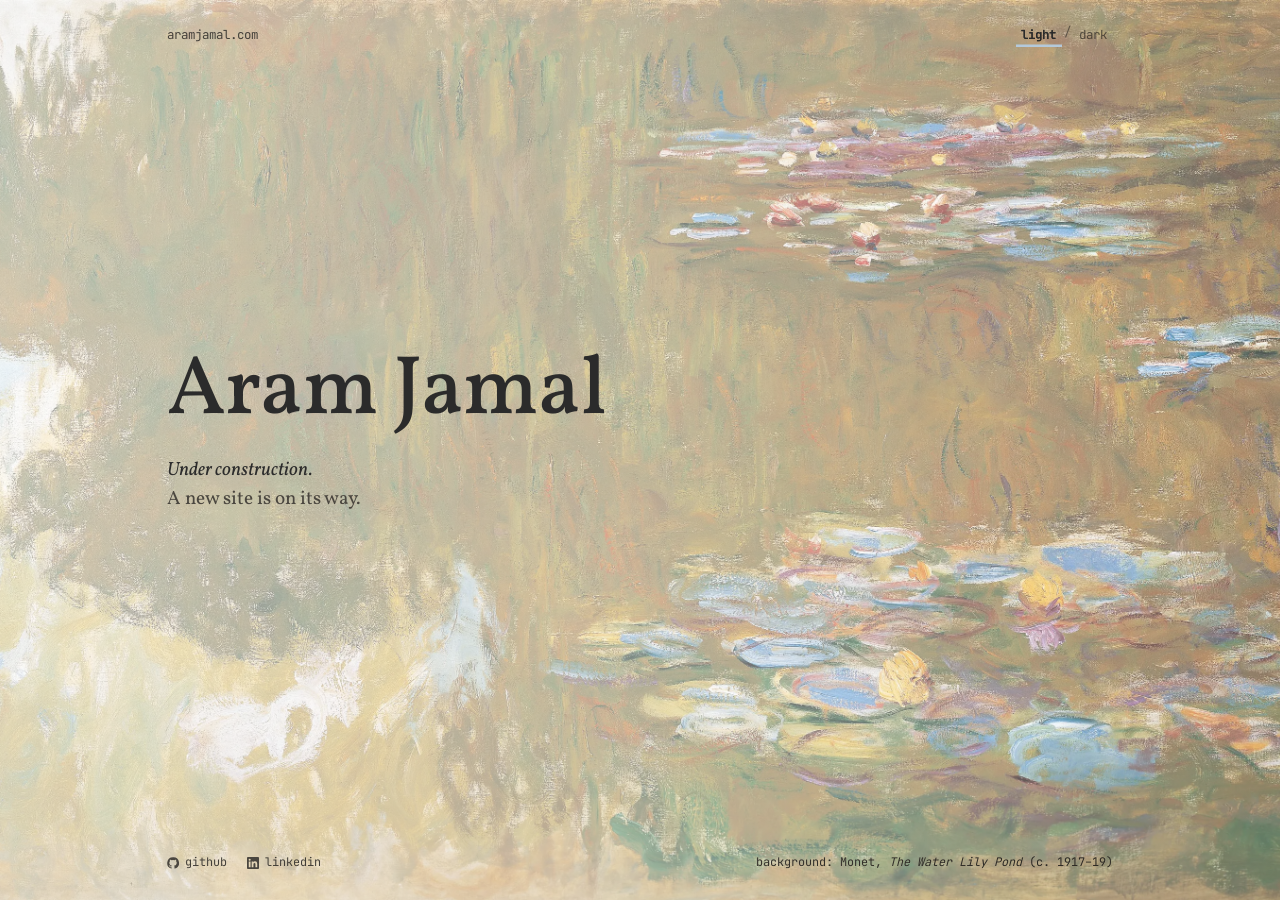
<file: index.html>
<!DOCTYPE html>
<html lang="en">
<head>
  <meta charset="UTF-8" />
  <meta name="viewport" content="width=device-width, initial-scale=1.0, viewport-fit=cover" />
  <title>Aram Jamal</title>
  <meta name="description" content="Aram Jamal. Site under construction." />
  <link rel="canonical" href="https://aramjamal.com/">
  <meta property="og:type" content="website">
  <meta property="og:url" content="https://aramjamal.com/">
  <meta property="og:title" content="Aram Jamal">
  <meta property="og:description" content="Aram Jamal. Site under construction.">
  <meta property="og:image" content="https://aramjamal.com/images/og.jpg">
  <meta property="og:image:width" content="1200">
  <meta property="og:image:height" content="630">
  <meta property="og:image:alt" content="Claude Monet, The Water Lily Pond (c. 1917–19)">
  <meta name="twitter:card" content="summary_large_image">
  <script>try { var t = localStorage.getItem("theme"); if (t === "light" || t === "dark") document.documentElement.dataset.theme = t; } catch (e) {} document.documentElement.classList.add("js");</script>
  <!-- Background images are only referenced from CSS; preload the one this visitor will see so it starts downloading immediately. -->
  <link rel="preload" as="image" type="image/webp" fetchpriority="high" href="images/waterlilypond-light.webp"    media="(max-width: 991px) and (prefers-color-scheme: light)">
  <link rel="preload" as="image" type="image/webp" fetchpriority="high" href="images/waterlilypond-light-hd.webp" media="(min-width: 992px) and (prefers-color-scheme: light)">
  <link rel="preload" as="image" type="image/webp" fetchpriority="high" href="images/waterlilies.webp"            media="(max-width: 991px) and (prefers-color-scheme: dark)">
  <link rel="preload" as="image" type="image/webp" fetchpriority="high" href="images/waterlilies-hd.webp"         media="(min-width: 992px) and (prefers-color-scheme: dark)">
  <link rel="preload" as="font" type="font/woff2" href="fonts/vollkorn-latin.woff2" crossorigin>
  <link rel="preload" as="font" type="font/woff2" href="fonts/jetbrains-mono-latin.woff2" crossorigin>
  <link rel="apple-touch-icon" sizes="180x180" href="images/apple-touch-icon.png">
  <link rel="icon" type="image/svg+xml" href="images/favicon.svg">          <!-- follows light/dark -->
  <link rel="icon" href="images/favicon.ico" sizes="32x32">
  <meta name="theme-color" content="#FAFAFA" media="(prefers-color-scheme: light)">
  <meta name="theme-color" content="#0c0d0c" media="(prefers-color-scheme: dark)">
  <link rel="stylesheet" href="css/main.css">
</head>
<body>
  <header class="bar">
    <a class="home" href="./">aramjamal.com</a>
    <div class="theme" role="group" aria-label="Theme">
      <button type="button" data-set="light">light</button><span class="sep">/</span><button type="button" data-set="dark">dark</button>
    </div>
  </header>

  <main>
    <section>
      <h1>Aram Jamal</h1>

      <p class="label"><i>Under construction.</i><br>A new site is on its way.</p>
    </section>
  </main>

  <footer>
    <span class="contact">
      <a href="https://github.com/aramyamal" target="_blank" rel="noopener noreferrer"><svg viewBox="0 0 24 24" aria-hidden="true"><path d="M12 .5a11.5 11.5 0 0 0-3.64 22.41c.58.1.79-.25.79-.56v-2c-3.2.7-3.88-1.37-3.88-1.37-.52-1.33-1.28-1.69-1.28-1.69-1.05-.72.08-.7.08-.7 1.16.08 1.77 1.19 1.77 1.19 1.03 1.77 2.7 1.26 3.36.96.1-.75.4-1.26.73-1.55-2.55-.29-5.24-1.28-5.24-5.69 0-1.26.45-2.29 1.19-3.09-.12-.29-.52-1.46.11-3.05 0 0 .97-.31 3.17 1.18a11 11 0 0 1 5.77 0c2.2-1.49 3.17-1.18 3.17-1.18.63 1.59.23 2.76.11 3.05.74.8 1.19 1.83 1.19 3.09 0 4.42-2.7 5.39-5.26 5.68.41.36.78 1.06.78 2.14v3.17c0 .31.21.67.8.56A11.5 11.5 0 0 0 12 .5Z"/></svg>github</a>
      <a href="https://www.linkedin.com/in/aramyamal/" target="_blank" rel="noopener noreferrer"><svg viewBox="0 0 24 24" aria-hidden="true"><path d="M20.45 20.45h-3.56v-5.57c0-1.33-.02-3.04-1.85-3.04-1.86 0-2.14 1.45-2.14 2.94v5.67H9.34V9h3.41v1.56h.05c.48-.9 1.64-1.85 3.37-1.85 3.6 0 4.27 2.37 4.27 5.46v6.28ZM5.34 7.43a2.06 2.06 0 1 1 0-4.13 2.06 2.06 0 0 1 0 4.13ZM7.12 20.45H3.56V9h3.56v11.45ZM22.22 0H1.77C.79 0 0 .77 0 1.73v20.54C0 23.23.79 24 1.77 24h20.45c.98 0 1.78-.77 1.78-1.73V1.73C24 .77 23.2 0 22.22 0Z"/></svg>linkedin</a>
    </span>
    <span class="credits"><span class="credit-light">background: Monet, <cite>The Water Lily Pond</cite> (c. 1917–19)</span><span class="credit-dark">background: Monet, <cite>Lily Pond</cite> (1904)</span></span>
  </footer>

  <script src="js/main.js"></script>
</body>
</html>
</file>
<file: css/main.css>
/* Self-hosted fonts (latin subset; both variable). Vollkorn 400/500 + italic 400, JetBrains Mono 400/500. */
@font-face {
  font-family: "Vollkorn"; font-style: normal; font-weight: 400 500; font-display: swap;
  src: url("../fonts/vollkorn-latin.woff2") format("woff2");
}
@font-face {
  font-family: "Vollkorn"; font-style: italic; font-weight: 400; font-display: swap;
  src: url("../fonts/vollkorn-italic-latin.woff2") format("woff2");
}
@font-face {
  font-family: "JetBrains Mono"; font-style: normal; font-weight: 400 500; font-display: swap;
  src: url("../fonts/jetbrains-mono-latin.woff2") format("woff2");
}

@property --bg       { syntax: "<color>";  inherits: true; initial-value: #FAFAFA; }
@property --fg       { syntax: "<color>";  inherits: true; initial-value: #2b2b2b; }
@property --muted    { syntax: "<color>";  inherits: true; initial-value: #4a463f; }
@property --soft-l   { syntax: "<color>";  inherits: true; initial-value: #4a463f; }
@property --soft-r   { syntax: "<color>";  inherits: true; initial-value: #26231e; }
@property --accent   { syntax: "<color>";  inherits: true; initial-value: #b4c9db; }
@property --switch-w { syntax: "<length>"; inherits: true; initial-value: 2.5px; }
@property --dark     { syntax: "<number>"; inherits: true; initial-value: 0; }

:root {
  --bg: #FAFAFA;
  --fg: #2b2b2b;
  --muted: #4a463f;
  --soft-l: #4a463f;
  --soft-r: #26231e;
  --accent: #b4c9db;
  --switch-w: 2.5px;
  --dark: 0;

  --serif: "Vollkorn", Georgia, serif;
  --mono: "JetBrains Mono", ui-monospace, SFMono-Regular, Menlo, monospace;

  transition: --bg 0.7s ease, --fg 0.7s ease, --muted 0.7s ease, --soft-l 0.7s ease, --soft-r 0.7s ease,
              --accent 0.7s ease, --switch-w 0.7s ease, --dark 0.7s ease;
}

@media (prefers-color-scheme: dark) {
  :root:not([data-theme="light"]) {
    --bg: #0c0d0c; --fg: #e4e4e0; --muted: #a3a8a0; --soft-l: #a3a8a0; --soft-r: #a3a8a0;
    --accent: #8ccf9f; --switch-w: 1px; --dark: 1;
  }
  :root:not([data-theme="light"]) .credit-light { display: none; }
  :root:not([data-theme="light"]) .credit-dark { display: inline; }
}
:root[data-theme="dark"] {
  --bg: #0c0d0c; --fg: #e4e4e0; --muted: #a3a8a0; --soft-l: #a3a8a0; --soft-r: #a3a8a0;
  --accent: #8ccf9f; --switch-w: 1px; --dark: 1;
}
:root[data-theme="dark"] .credit-light { display: none; }
:root[data-theme="dark"] .credit-dark { display: inline; }

/* Background images. Only the active theme's image is referenced until main.js adds
   .bg-all after page load, so the hidden one never competes with the first paint. */
:root {
  --img-l: url("../images/waterlilypond-light.webp");
  --img-d: url("../images/waterlilies.webp");
  --bg-l: var(--img-l);
  --bg-d: none;
}
@media (min-width: 992px) {
  :root {
    --img-l: url("../images/waterlilypond-light-hd.webp");
    --img-d: url("../images/waterlilies-hd.webp");
  }
}
@media (prefers-color-scheme: dark) {
  :root:not([data-theme="light"]) { --bg-l: none; --bg-d: var(--img-d); }
}
:root[data-theme="dark"] { --bg-l: none; --bg-d: var(--img-d); }
:root.bg-all { --bg-l: var(--img-l); --bg-d: var(--img-d); }

html:not(.js) .theme { display: none; }

:root { --content: 946px; --gutter: 32px; }
@media (max-width: 991px) { :root { --gutter: 24px; } }
@media (max-width: 599px) { :root { --gutter: 16px; } }

* { box-sizing: border-box; }
html, body { margin: 0; }
body {
  min-height: 100vh; min-height: 100dvh;
  display: flex;
  flex-direction: column;
  background-color: var(--bg);
  color: var(--fg);
  font-family: var(--serif);
  font-size: 1.15rem;
  line-height: 1.6;
  -webkit-font-smoothing: antialiased;
}
a { color: inherit; }
.bar, main, footer {
  width: 100%;
  max-width: calc(var(--content) + 2 * var(--gutter));
  margin: 0 auto;
}

body::before, body::after {
  content: ""; position: fixed; inset: 0; pointer-events: none;
}
body::before {
  z-index: -2;
  background: linear-gradient(to right, rgba(255, 255, 255, 0.58) 0%, rgba(255, 255, 255, 0.48) 50%, rgba(255, 255, 255, 0.25) 100%),
              var(--bg-l) center / cover no-repeat;
}
body::after {
  z-index: -1;
  opacity: var(--dark);
  background: linear-gradient(to right, rgba(8, 9, 8, 0.73) 0%, rgba(8, 9, 8, 0.68) 45%, rgba(8, 9, 8, 0.58) 100%),
              var(--bg-d) no-repeat;

  background-size: auto, auto max(168vh, calc(100vw * 1665 / 2200));
  background-position: 0 0, 50% 55%;
}

.bar .home, .theme button, .theme .sep, footer > span {
  background-image: linear-gradient(to right, var(--soft-l), var(--soft-r));
  background-attachment: fixed;
  -webkit-background-clip: text; background-clip: text;
  color: transparent;
}

.theme button, .contact a, .bar .home {
  box-shadow: inset 0 calc(-1 * var(--switch-w)) 0 transparent;
}
.theme button[aria-pressed="true"],
.theme button:hover, .theme button:focus-visible,
.contact a:hover, .contact a:focus-visible,
.bar .home:hover, .bar .home:focus-visible {
  color: var(--fg);
  font-weight: 500;
  box-shadow: inset 0 calc(-1 * var(--switch-w)) 0 var(--accent);
}

.theme button[aria-pressed="true"], .theme button:hover, .theme button:focus-visible,
.bar .home:hover, .bar .home:focus-visible {
  background-image: linear-gradient(var(--fg), var(--fg));
}

.bar .home { text-decoration: none; transition: box-shadow 0.3s ease; }

.bar {
  display: flex;
  justify-content: space-between;
  align-items: center;
  gap: 1rem;
  padding: 1.4rem var(--gutter);
  font-family: var(--mono);
  font-size: 0.78rem;
}

.theme { display: inline-flex; gap: 0.15rem; }
.theme button {
  font: inherit; background-color: transparent; border: 0; cursor: pointer;
  padding: 0.15rem 0.35rem;
  transition: color 0.4s ease, box-shadow 0.4s ease, opacity 0.4s ease;
}

.theme button:not([aria-pressed="true"]) { opacity: 0.72; }
.theme button:hover, .theme button:focus-visible { opacity: 1; }
.theme .sep { opacity: 0.6; }

main {
  flex: 1;
  display: grid;
  align-items: center;
  padding: 2rem var(--gutter) calc(3rem + 2.5vh);
}
h1 {
  font-weight: 500;
  font-size: clamp(3rem, 8vw, 5.2rem);
  line-height: 1;
  letter-spacing: -0.01em;
  margin: 0 0 1.4rem;
}
.label {
  font-size: 1.2rem;
  line-height: 1.5;
  color: var(--muted);
  margin: 0;
}
.label i { color: var(--fg); }

footer {
  display: flex;
  justify-content: space-between;
  align-items: flex-end;
  flex-wrap: wrap;
  gap: 0.6rem 1.5rem;
  padding: 1.2rem var(--gutter) 1.6rem;
  font-family: var(--mono);
  font-size: 0.74rem;
}

.contact > *, .credits { padding-bottom: 0.15rem; }

.contact { display: inline-flex; flex-wrap: wrap; gap: 0.3rem 1.2rem; }
.contact a {
  display: inline-flex; align-items: center; gap: 0.4rem;
  text-decoration: none;
  transition: box-shadow 0.3s ease;
}

.contact svg { width: 12px; height: 12px; fill: var(--soft-l); }
.contact a:hover svg, .contact a:focus-visible svg { fill: var(--fg); }

.credits { margin-left: auto; text-align: right; }
.credit-dark { display: none; }

@media (max-width: 991px) {
  .bar { padding-top: 1rem; padding-bottom: 1rem; }
  main { padding-top: 0.5rem; padding-bottom: 1rem; }
}

@media (max-width: 599px) {
  .bar { padding-top: max(1rem, env(safe-area-inset-top)); }
  footer { padding-bottom: max(1rem, env(safe-area-inset-bottom)); font-size: 0.68rem; }
  body::after { background-size: auto, auto max(152vh, calc(100vw * 1665 / 2200)); background-position: 0 0, 50% 41%; }
}
@media (max-width: 599px) and (max-height: 800px) {
  body::after { background-position: 0 0, 50% 44.5%; }
}
@media (max-width: 599px) and (max-height: 650px) {
  body::after { background-position: 0 0, 50% 48%; }
}
@media (max-width: 599px) and (max-height: 580px) {
  body::after { background-position: 0 0, 50% 51.5%; }
}
</file>
